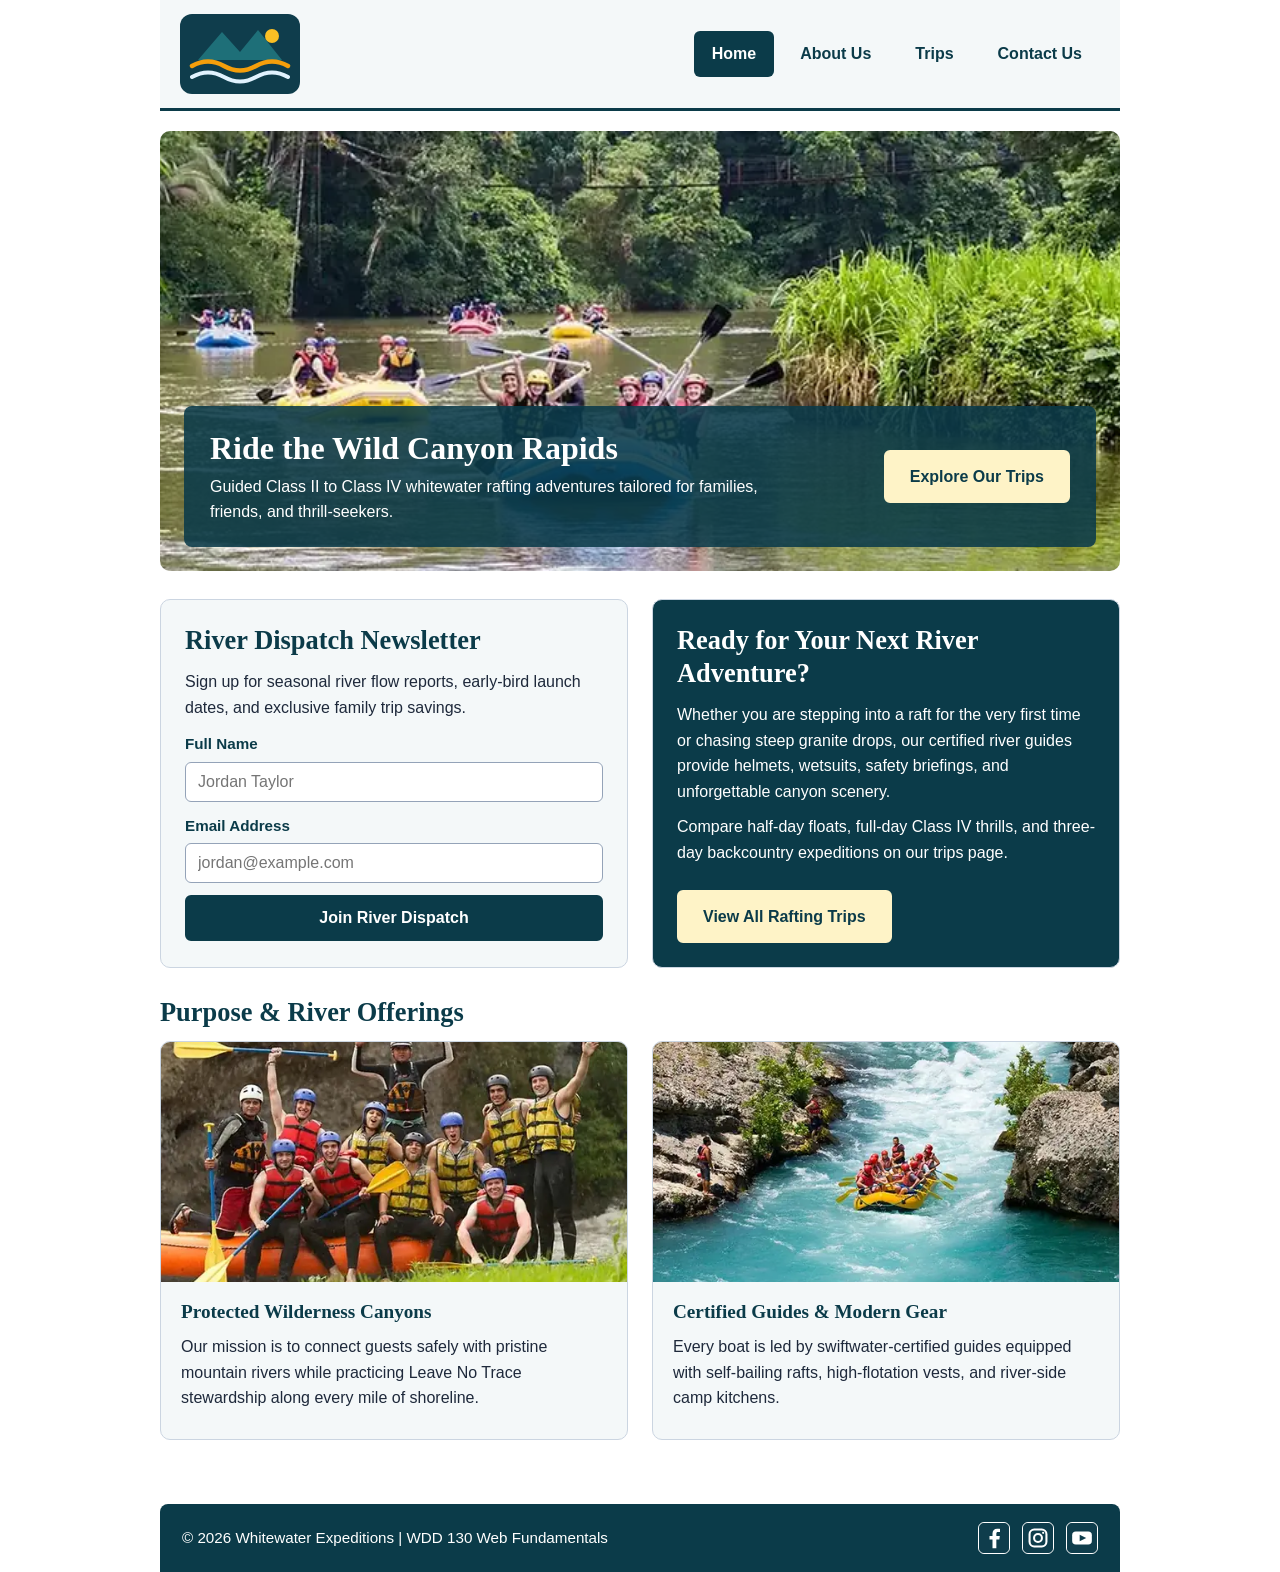
<file: index.html>
<!DOCTYPE html>
<html lang="en-US">
<head>
  <meta charset="utf-8">
  <meta name="viewport" content="width=device-width, initial-scale=1.0">
  <title>Home | Whitewater Expeditions</title>
  <meta name="description" content="Whitewater Expeditions offers guided river rafting trips, beginner canyon floats, and multi-day wilderness adventures.">
  <meta name="author" content="Whitewater Expeditions">
  <link rel="stylesheet" href="styles/rafting.css">
</head>
<body>
  <header>
    <a class="logo-link" href="index.html">
      <img src="images/logo.svg" alt="Whitewater Expeditions Logo" width="120" height="80">
    </a>
    <nav aria-label="Main Navigation">
      <a href="index.html" class="active">Home</a>
      <a href="about.html">About Us</a>
      <a href="trips.html">Trips</a>
      <a href="contact.html">Contact Us</a>
    </nav>
  </header>

  <main>
    <div class="hero">
      <img src="images/hero-rafting.webp" alt="Rafting crew paddling through sunlit canyon whitewater rapids" width="1024" height="540">
      <div class="hero-overlay">
        <div>
          <h1>Ride the Wild Canyon Rapids</h1>
          <p>Guided Class II to Class IV whitewater rafting adventures tailored for families, friends, and thrill-seekers.</p>
        </div>
        <a class="cta-button cta-button-light" href="trips.html">Explore Our Trips</a>
      </div>
    </div>

    <section class="home-split-band" aria-label="Newsletter and Trip Planning">
      <div class="panel-card">
        <h2>River Dispatch Newsletter</h2>
        <p>Sign up for seasonal river flow reports, early-bird launch dates, and exclusive family trip savings.</p>
        <form class="newsletter-form" action="#" method="get">
          <div class="form-field">
            <label for="newsletter-name">Full Name</label>
            <input type="text" id="newsletter-name" name="newsletter-name" placeholder="Jordan Taylor" required>
          </div>
          <div class="form-field">
            <label for="newsletter-email">Email Address</label>
            <input type="email" id="newsletter-email" name="newsletter-email" placeholder="jordan@example.com" required>
          </div>
          <button type="submit">Join River Dispatch</button>
        </form>
      </div>

      <div class="panel-card cta-panel">
        <div>
          <h2>Ready for Your Next River Adventure?</h2>
          <p>Whether you are stepping into a raft for the very first time or chasing steep granite drops, our certified river guides provide helmets, wetsuits, safety briefings, and unforgettable canyon scenery.</p>
          <p>Compare half-day floats, full-day Class IV thrills, and three-day backcountry expeditions on our trips page.</p>
        </div>
        <div>
          <a class="cta-button cta-button-light" href="trips.html">View All Rafting Trips</a>
        </div>
      </div>
    </section>

    <section aria-label="Our Purpose and Offerings">
      <h2>Purpose &amp; River Offerings</h2>
      <div class="home-grid">
        <article class="feature-card">
          <img src="images/river-canyon.webp" alt="Emerald mountain river flowing through a pine-lined canyon" width="700" height="480">
          <div class="feature-card-body">
            <h3>Protected Wilderness Canyons</h3>
            <p>Our mission is to connect guests safely with pristine mountain rivers while practicing Leave No Trace stewardship along every mile of shoreline.</p>
          </div>
        </article>
        <article class="feature-card">
          <img src="images/team-paddling.webp" alt="Certified guide leading a smiling rafting crew through splashing rapids" width="700" height="480">
          <div class="feature-card-body">
            <h3>Certified Guides &amp; Modern Gear</h3>
            <p>Every boat is led by swiftwater-certified guides equipped with self-bailing rafts, high-flotation vests, and river-side camp kitchens.</p>
          </div>
        </article>
      </div>
    </section>
  </main>

  <footer>
    <p>&copy; 2026 Whitewater Expeditions | WDD 130 Web Fundamentals</p>
    <nav class="socialmedia" aria-label="Social Media Links">
      <a href="https://facebook.com"><img src="images/icon-facebook.svg" alt="Facebook" width="32" height="32"></a>
      <a href="https://instagram.com"><img src="images/icon-instagram.svg" alt="Instagram" width="32" height="32"></a>
      <a href="https://youtube.com"><img src="images/icon-youtube.svg" alt="YouTube" width="32" height="32"></a>
    </nav>
  </footer>
</body>
</html>
</file>
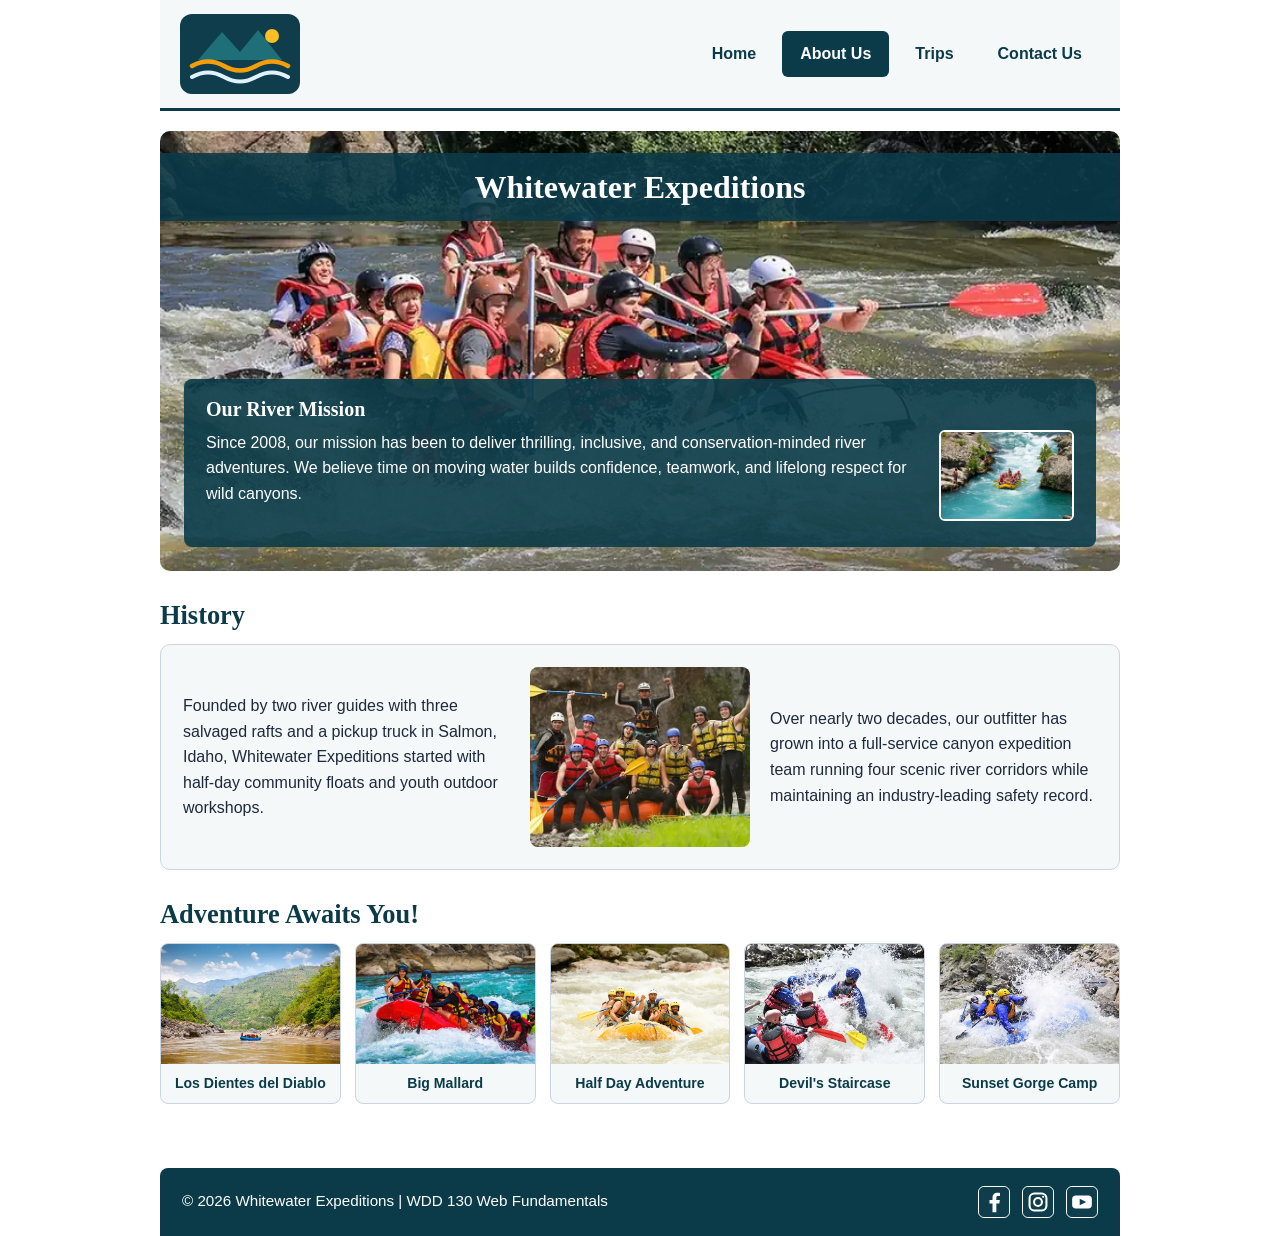
<file: about.html>
<!DOCTYPE html>
<html lang="en-US">
<head>
  <meta charset="utf-8">
  <meta name="viewport" content="width=device-width, initial-scale=1.0">
  <title>About Us | Whitewater Expeditions</title>
  <meta name="description" content="Learn about the history, safety mission, and river rapids offered by Whitewater Expeditions.">
  <meta name="author" content="Whitewater Expeditions">
  <link rel="stylesheet" href="styles/rafting.css">
</head>
<body>
  <header>
    <a class="logo-link" href="index.html">
      <img src="images/logo.svg" alt="Whitewater Expeditions Logo" width="120" height="80">
    </a>
    <nav aria-label="Main Navigation">
      <a href="index.html">Home</a>
      <a href="about.html" class="active">About Us</a>
      <a href="trips.html">Trips</a>
      <a href="contact.html">Contact Us</a>
    </nav>
  </header>

  <main>
    <div class="hero about-hero">
      <img src="images/about-hero.webp" alt="Rafting team navigating canyon whitewater waves" width="1024" height="540">
      <h1>Whitewater Expeditions</h1>
      <article>
        <h2>Our River Mission</h2>
        <img src="images/team-paddling.webp" alt="Smiling guests paddling together in whitewater" width="700" height="480">
        <p>Since 2008, our mission has been to deliver thrilling, inclusive, and conservation-minded river adventures. We believe time on moving water builds confidence, teamwork, and lifelong respect for wild canyons.</p>
      </article>
    </div>

    <section aria-label="Company History">
      <h2>History</h2>
      <div class="history-grid">
        <p>Founded by two river guides with three salvaged rafts and a pickup truck in Salmon, Idaho, Whitewater Expeditions started with half-day community floats and youth outdoor workshops.</p>
        <img src="images/river-canyon.webp" alt="Sunlit canyon river bend" width="700" height="480">
        <p>Over nearly two decades, our outfitter has grown into a full-service canyon expedition team running four scenic river corridors while maintaining an industry-leading safety record.</p>
      </div>
    </section>

    <section aria-label="Featured Rapids Gallery">
      <h2>Adventure Awaits You!</h2>
      <div class="adventure-gallery">
        <figure>
          <img src="images/rapid-devil.webp" alt="Raft dropping into Los Dientes del Diablo rapids" width="500" height="360">
          <figcaption>Los Dientes del Diablo</figcaption>
        </figure>
        <figure>
          <img src="images/rapid-big-mallard.webp" alt="Big Mallard rapid whitewater splash" width="500" height="360">
          <figcaption>Big Mallard</figcaption>
        </figure>
        <figure>
          <img src="images/rapid-half-day.webp" alt="Half day family adventure float" width="500" height="360">
          <figcaption>Half Day Adventure</figcaption>
        </figure>
        <figure>
          <img src="images/trip-intermediate.webp" alt="Class IV Devil's Staircase rapid" width="640" height="440">
          <figcaption>Devil's Staircase</figcaption>
        </figure>
        <figure>
          <img src="images/trip-expedition.webp" alt="Three-day Sunset Gorge river camp" width="640" height="440">
          <figcaption>Sunset Gorge Camp</figcaption>
        </figure>
      </div>
    </section>
  </main>

  <footer>
    <p>&copy; 2026 Whitewater Expeditions | WDD 130 Web Fundamentals</p>
    <nav class="socialmedia" aria-label="Social Media Links">
      <a href="https://facebook.com"><img src="images/icon-facebook.svg" alt="Facebook" width="32" height="32"></a>
      <a href="https://instagram.com"><img src="images/icon-instagram.svg" alt="Instagram" width="32" height="32"></a>
      <a href="https://youtube.com"><img src="images/icon-youtube.svg" alt="YouTube" width="32" height="32"></a>
    </nav>
  </footer>
</body>
</html>
</file>
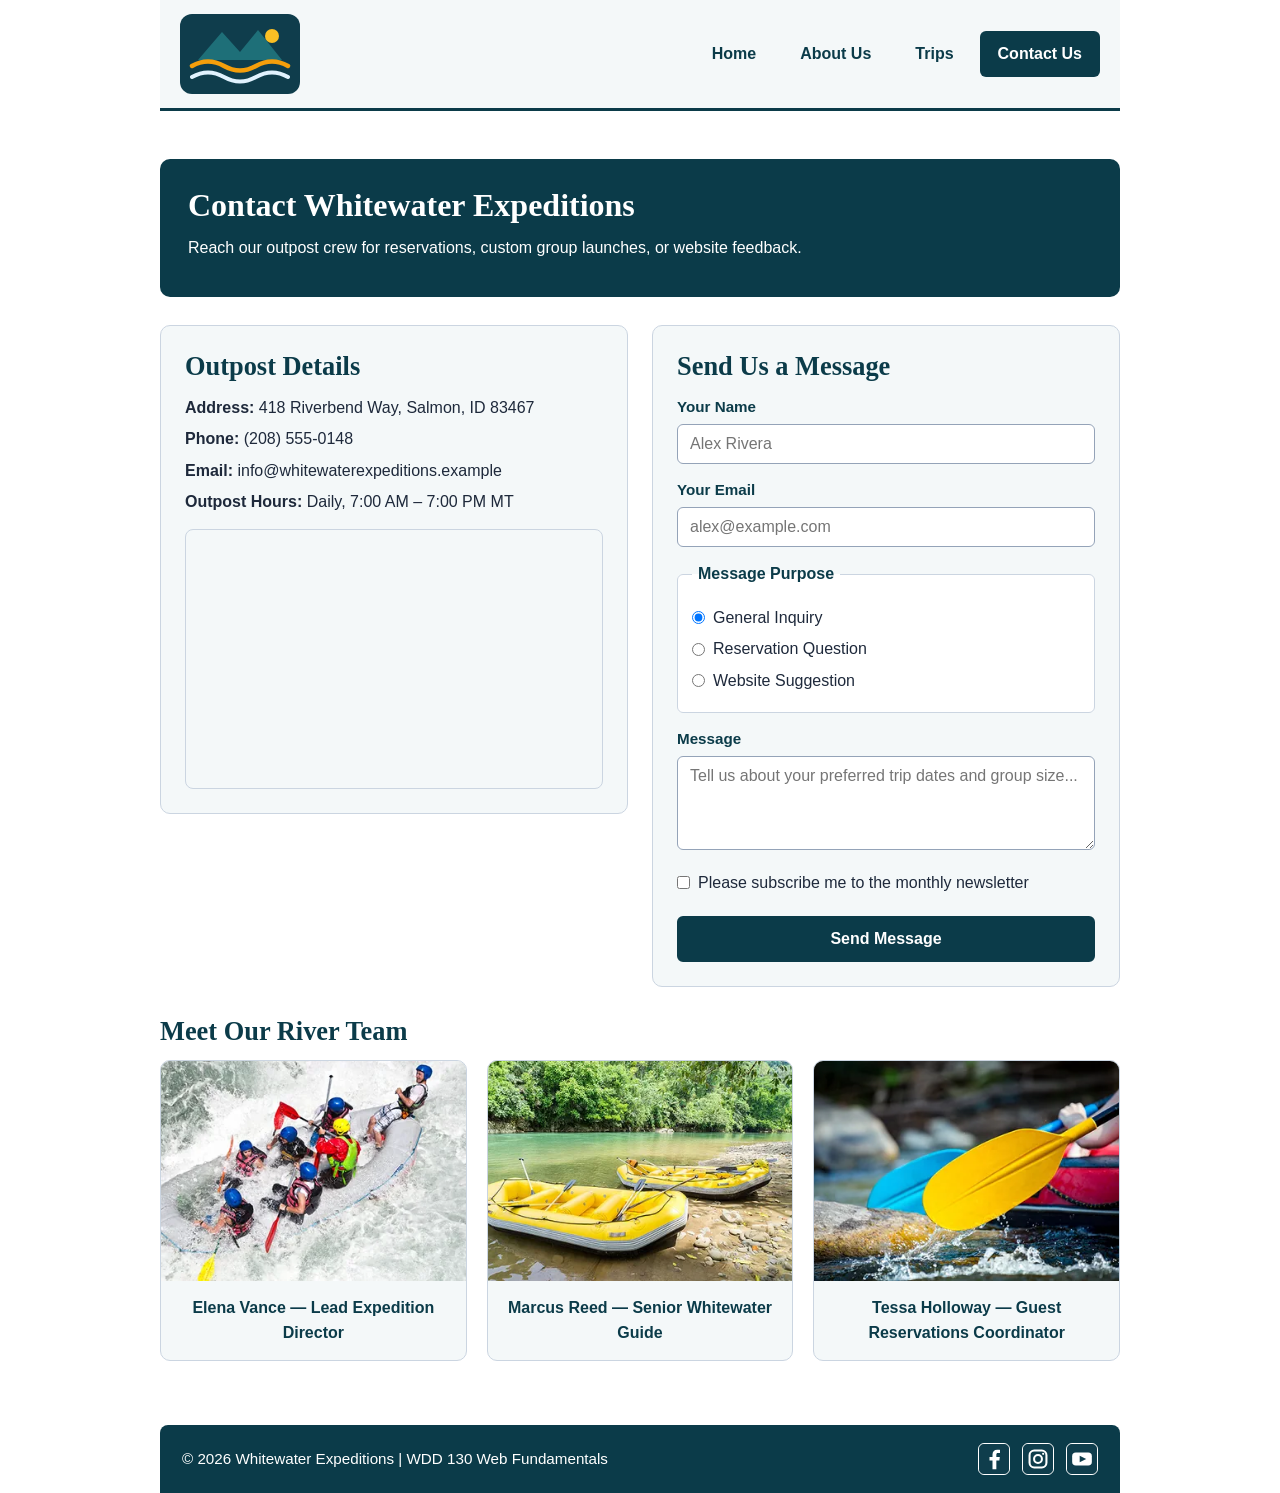
<file: contact.html>
<!DOCTYPE html>
<html lang="en-US">
<head>
  <meta charset="utf-8">
  <meta name="viewport" content="width=device-width, initial-scale=1.0">
  <title>Contact Us | Whitewater Expeditions</title>
  <meta name="description" content="Contact Whitewater Expeditions for trip reservations, group bookings, directions to our Salmon River outpost, and guide support.">
  <meta name="author" content="Whitewater Expeditions">
  <link rel="stylesheet" href="styles/rafting.css">
</head>
<body>
  <header>
    <a class="logo-link" href="index.html">
      <img src="images/logo.svg" alt="Whitewater Expeditions Logo" width="120" height="80">
    </a>
    <nav aria-label="Main Navigation">
      <a href="index.html">Home</a>
      <a href="about.html">About Us</a>
      <a href="trips.html">Trips</a>
      <a href="contact.html" class="active">Contact Us</a>
    </nav>
  </header>

  <main>
    <section class="page-banner">
      <div>
        <h1>Contact Whitewater Expeditions</h1>
        <p>Reach our outpost crew for reservations, custom group launches, or website feedback.</p>
      </div>
    </section>

    <section class="contact-layout" aria-label="Outpost Information and Message Form">
      <div class="panel-card contact-details">
        <h2>Outpost Details</h2>
        <p><strong>Address:</strong> 418 Riverbend Way, Salmon, ID 83467</p>
        <p><strong>Phone:</strong> (208) 555-0148</p>
        <p><strong>Email:</strong> info@whitewaterexpeditions.example</p>
        <p><strong>Outpost Hours:</strong> Daily, 7:00 AM &ndash; 7:00 PM MT</p>
        <iframe
          class="map-frame"
          title="Salmon Idaho River Outpost Map"
          src="https://www.google.com/maps?q=Salmon,+ID+83467&output=embed"
          loading="lazy"
          referrerpolicy="no-referrer-when-downgrade">
        </iframe>
      </div>

      <div class="panel-card">
        <h2>Send Us a Message</h2>
        <form class="contact-form" action="#" method="get">
          <div class="form-field">
            <label for="contact-name">Your Name</label>
            <input type="text" id="contact-name" name="contact-name" placeholder="Alex Rivera" required>
          </div>

          <div class="form-field">
            <label for="contact-email">Your Email</label>
            <input type="email" id="contact-email" name="contact-email" placeholder="alex@example.com" required>
          </div>

          <fieldset class="radio-group">
            <legend>Message Purpose</legend>
            <label class="radio-option" for="purpose-general">
              <input type="radio" id="purpose-general" name="message-purpose" value="general" checked>
              General Inquiry
            </label>
            <label class="radio-option" for="purpose-reservation">
              <input type="radio" id="purpose-reservation" name="message-purpose" value="reservation">
              Reservation Question
            </label>
            <label class="radio-option" for="purpose-website">
              <input type="radio" id="purpose-website" name="message-purpose" value="website">
              Website Suggestion
            </label>
          </fieldset>

          <div class="form-field">
            <label for="contact-message">Message</label>
            <textarea id="contact-message" name="contact-message" rows="4" placeholder="Tell us about your preferred trip dates and group size..." required></textarea>
          </div>

          <label class="checkbox-option" for="monthly-newsletter">
            <input type="checkbox" id="monthly-newsletter" name="monthly-newsletter" value="yes">
            Please subscribe me to the monthly newsletter
          </label>

          <button type="submit">Send Message</button>
        </form>
      </div>
    </section>

    <section aria-label="Meet Our River Team">
      <h2>Meet Our River Team</h2>
      <div class="team-grid">
        <figure class="team-card">
          <img src="images/guide-elena.webp" alt="Elena Vance, Lead Expedition Director" width="400" height="400">
          <figcaption>Elena Vance &mdash; Lead Expedition Director</figcaption>
        </figure>
        <figure class="team-card">
          <img src="images/guide-marcus.webp" alt="Marcus Reed, Senior Whitewater Guide" width="400" height="400">
          <figcaption>Marcus Reed &mdash; Senior Whitewater Guide</figcaption>
        </figure>
        <figure class="team-card">
          <img src="images/guide-tessa.webp" alt="Tessa Holloway, Guest Reservations Coordinator" width="400" height="400">
          <figcaption>Tessa Holloway &mdash; Guest Reservations Coordinator</figcaption>
        </figure>
      </div>
    </section>
  </main>

  <footer>
    <p>&copy; 2026 Whitewater Expeditions | WDD 130 Web Fundamentals</p>
    <nav class="socialmedia" aria-label="Social Media Links">
      <a href="https://facebook.com"><img src="images/icon-facebook.svg" alt="Facebook" width="32" height="32"></a>
      <a href="https://instagram.com"><img src="images/icon-instagram.svg" alt="Instagram" width="32" height="32"></a>
      <a href="https://youtube.com"><img src="images/icon-youtube.svg" alt="YouTube" width="32" height="32"></a>
    </nav>
  </footer>
</body>
</html>
</file>
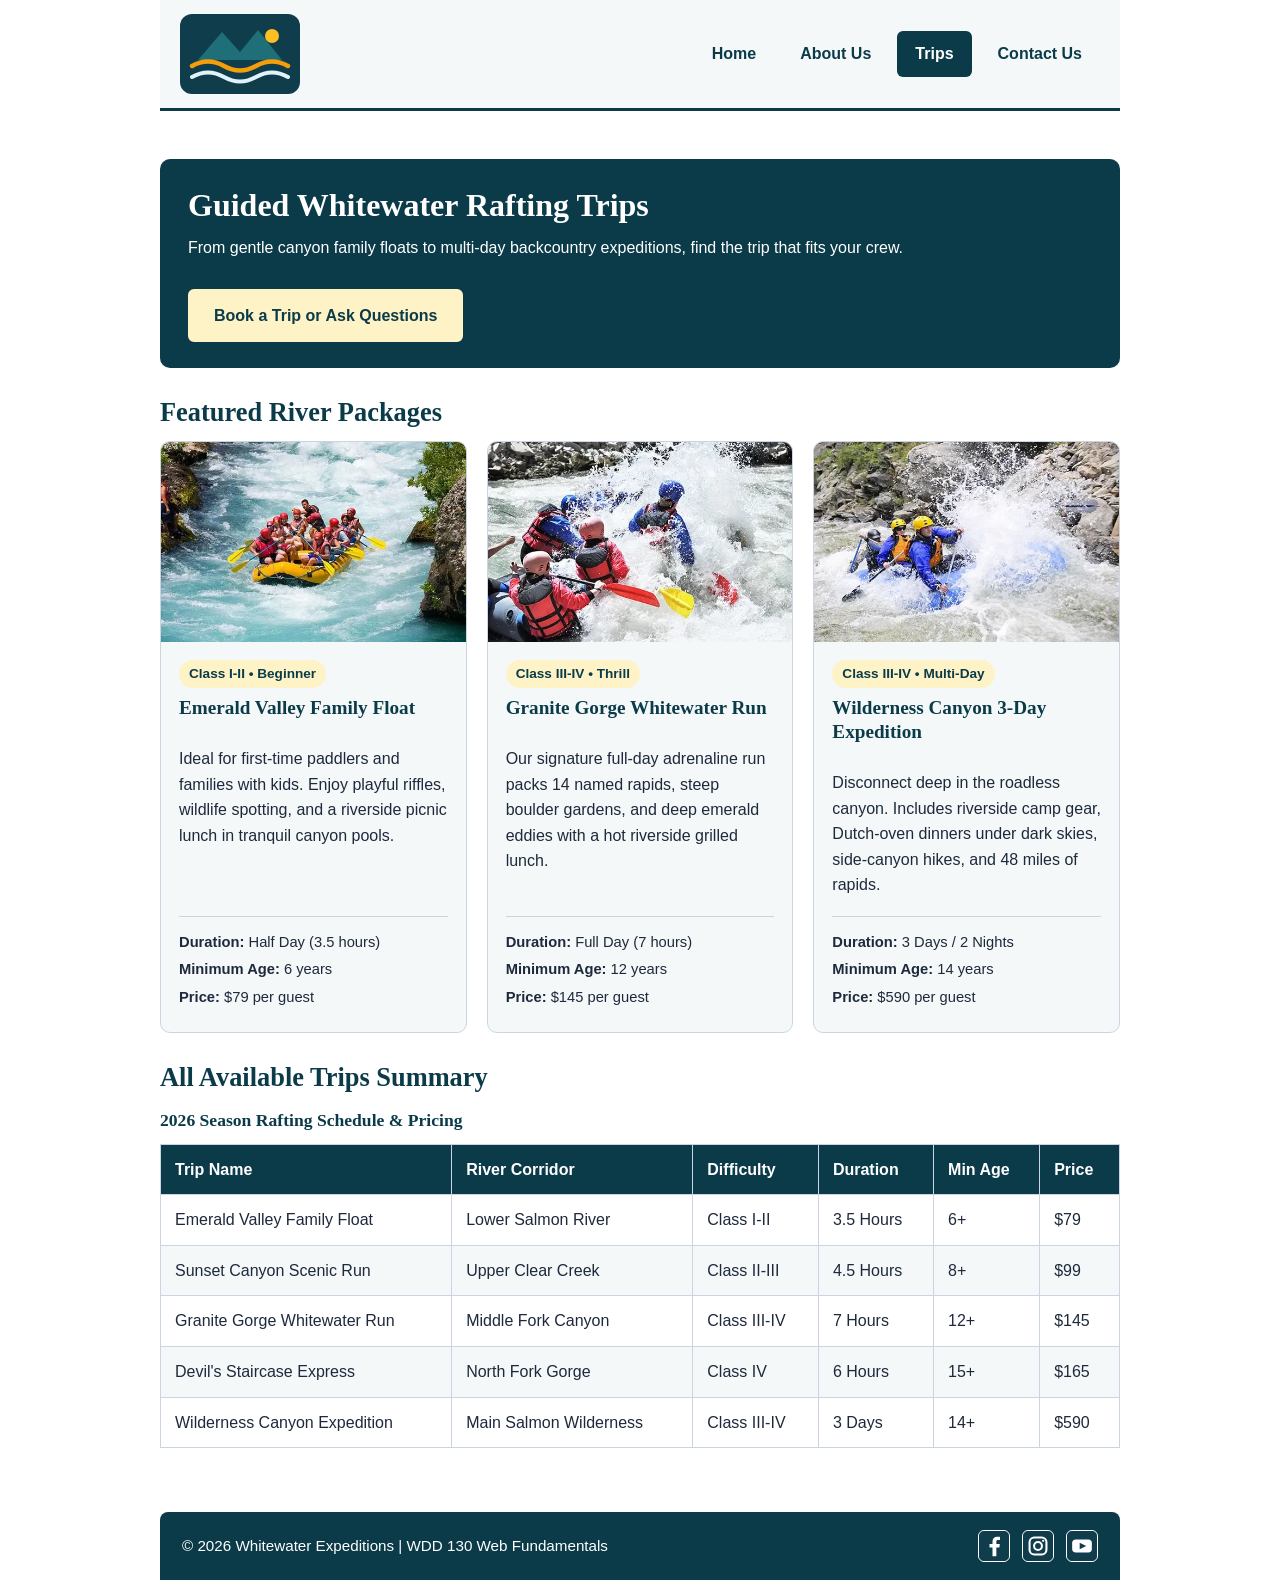
<file: trips.html>
<!DOCTYPE html>
<html lang="en-US">
<head>
  <meta charset="utf-8">
  <meta name="viewport" content="width=device-width, initial-scale=1.0">
  <title>Trips &amp; Adventures | Whitewater Expeditions</title>
  <meta name="description" content="Explore guided whitewater rafting packages, difficulty ratings, trip schedules, and group pricing at Whitewater Expeditions.">
  <meta name="author" content="Whitewater Expeditions">
  <link rel="stylesheet" href="styles/rafting.css">
</head>
<body>
  <header>
    <a class="logo-link" href="index.html">
      <img src="images/logo.svg" alt="Whitewater Expeditions Logo" width="120" height="80">
    </a>
    <nav aria-label="Main Navigation">
      <a href="index.html">Home</a>
      <a href="about.html">About Us</a>
      <a href="trips.html" class="active">Trips</a>
      <a href="contact.html">Contact Us</a>
    </nav>
  </header>

  <main>
    <section class="page-banner">
      <div>
        <h1>Guided Whitewater Rafting Trips</h1>
        <p>From gentle canyon family floats to multi-day backcountry expeditions, find the trip that fits your crew.</p>
      </div>
      <a class="cta-button cta-button-light" href="contact.html">Book a Trip or Ask Questions</a>
    </section>

    <section aria-label="Featured Rafting Packages">
      <h2>Featured River Packages</h2>
      <div class="trips-grid">
        <article class="trip-card">
          <img src="images/trip-beginner.webp" alt="Family rafting along calm turquoise canyon waters" width="640" height="440">
          <div class="trip-card-content">
            <span class="trip-badge">Class I-II &bull; Beginner</span>
            <h3>Emerald Valley Family Float</h3>
            <p>Ideal for first-time paddlers and families with kids. Enjoy playful riffles, wildlife spotting, and a riverside picnic lunch in tranquil canyon pools.</p>
            <ul class="trip-meta">
              <li><strong>Duration:</strong> Half Day (3.5 hours)</li>
              <li><strong>Minimum Age:</strong> 6 years</li>
              <li><strong>Price:</strong> $79 per guest</li>
            </ul>
          </div>
        </article>

        <article class="trip-card">
          <img src="images/trip-intermediate.webp" alt="Raft charging through foamy Class IV whitewater rapids" width="640" height="440">
          <div class="trip-card-content">
            <span class="trip-badge">Class III-IV &bull; Thrill</span>
            <h3>Granite Gorge Whitewater Run</h3>
            <p>Our signature full-day adrenaline run packs 14 named rapids, steep boulder gardens, and deep emerald eddies with a hot riverside grilled lunch.</p>
            <ul class="trip-meta">
              <li><strong>Duration:</strong> Full Day (7 hours)</li>
              <li><strong>Minimum Age:</strong> 12 years</li>
              <li><strong>Price:</strong> $145 per guest</li>
            </ul>
          </div>
        </article>

        <article class="trip-card">
          <img src="images/trip-expedition.webp" alt="Multi-day canyon river campsite with tents and rafts on sandy beach" width="640" height="440">
          <div class="trip-card-content">
            <span class="trip-badge">Class III-IV &bull; Multi-Day</span>
            <h3>Wilderness Canyon 3-Day Expedition</h3>
            <p>Disconnect deep in the roadless canyon. Includes riverside camp gear, Dutch-oven dinners under dark skies, side-canyon hikes, and 48 miles of rapids.</p>
            <ul class="trip-meta">
              <li><strong>Duration:</strong> 3 Days / 2 Nights</li>
              <li><strong>Minimum Age:</strong> 14 years</li>
              <li><strong>Price:</strong> $590 per guest</li>
            </ul>
          </div>
        </article>
      </div>
    </section>

    <section aria-label="Trip Comparison Table">
      <h2>All Available Trips Summary</h2>
      <div class="table-wrapper">
        <table class="trips-table">
          <caption>2026 Season Rafting Schedule &amp; Pricing</caption>
          <thead>
            <tr>
              <th scope="col">Trip Name</th>
              <th scope="col">River Corridor</th>
              <th scope="col">Difficulty</th>
              <th scope="col">Duration</th>
              <th scope="col">Min Age</th>
              <th scope="col">Price</th>
            </tr>
          </thead>
          <tbody>
            <tr>
              <td>Emerald Valley Family Float</td>
              <td>Lower Salmon River</td>
              <td>Class I-II</td>
              <td>3.5 Hours</td>
              <td>6+</td>
              <td>$79</td>
            </tr>
            <tr>
              <td>Sunset Canyon Scenic Run</td>
              <td>Upper Clear Creek</td>
              <td>Class II-III</td>
              <td>4.5 Hours</td>
              <td>8+</td>
              <td>$99</td>
            </tr>
            <tr>
              <td>Granite Gorge Whitewater Run</td>
              <td>Middle Fork Canyon</td>
              <td>Class III-IV</td>
              <td>7 Hours</td>
              <td>12+</td>
              <td>$145</td>
            </tr>
            <tr>
              <td>Devil's Staircase Express</td>
              <td>North Fork Gorge</td>
              <td>Class IV</td>
              <td>6 Hours</td>
              <td>15+</td>
              <td>$165</td>
            </tr>
            <tr>
              <td>Wilderness Canyon Expedition</td>
              <td>Main Salmon Wilderness</td>
              <td>Class III-IV</td>
              <td>3 Days</td>
              <td>14+</td>
              <td>$590</td>
            </tr>
          </tbody>
        </table>
      </div>
    </section>
  </main>

  <footer>
    <p>&copy; 2026 Whitewater Expeditions | WDD 130 Web Fundamentals</p>
    <nav class="socialmedia" aria-label="Social Media Links">
      <a href="https://facebook.com"><img src="images/icon-facebook.svg" alt="Facebook" width="32" height="32"></a>
      <a href="https://instagram.com"><img src="images/icon-instagram.svg" alt="Instagram" width="32" height="32"></a>
      <a href="https://youtube.com"><img src="images/icon-youtube.svg" alt="YouTube" width="32" height="32"></a>
    </nav>
  </footer>
</body>
</html>
</file>
<file: styles/rafting.css>
:root {
  --primary-color: #0b3b49;
  --secondary-color: #155e63;
  --accent1-color: #1e293b;
  --accent2-color: #fef3c7;
  --surface-color: #f4f8f9;
  --white: #ffffff;
  --border-color: #cbd5e1;
  --heading-font: Georgia, "Times New Roman", serif;
  --body-font: "Segoe UI", Tahoma, Geneva, Verdana, sans-serif;
}

* {
  margin: 0;
  padding: 0;
  box-sizing: border-box;
}

body {
  font-family: var(--body-font);
  color: var(--accent1-color);
  background-color: var(--white);
  line-height: 1.6;
}

header,
main,
footer {
  max-width: 960px;
  width: 94%;
  margin: 0 auto;
}

h1,
h2,
h3 {
  font-family: var(--heading-font);
  color: var(--primary-color);
  line-height: 1.25;
}

h2 {
  font-size: 1.65rem;
  margin-bottom: 12px;
}

h3 {
  font-size: 1.2rem;
  margin-bottom: 8px;
}

p {
  margin: 10px 0;
}

/* Common Header & Navigation */
header {
  display: grid;
  grid-template-columns: 140px 1fr;
  align-items: center;
  gap: 20px;
  padding: 14px 20px;
  background-color: var(--surface-color);
  border-bottom: 3px solid var(--primary-color);
}

header .logo-link {
  display: inline-block;
  line-height: 0;
}

header img {
  width: 120px;
  height: auto;
  display: block;
}

header nav {
  display: flex;
  justify-content: flex-end;
  align-items: center;
  flex-wrap: wrap;
  gap: 8px;
}

header nav a {
  text-decoration: none;
  color: var(--primary-color);
  font-weight: 700;
  padding: 10px 18px;
  border-radius: 6px;
  transition: background-color 0.2s ease, color 0.2s ease;
}

header nav a:hover,
header nav a:focus-visible,
header nav a.active {
  background-color: var(--primary-color);
  color: var(--white);
}

main {
  padding: 20px 0 36px 0;
}

section {
  margin: 28px 0;
}

/* Hero Sections (Home & About) */
.hero {
  position: relative;
  border-radius: 10px;
  overflow: hidden;
  margin-bottom: 28px;
}

.hero > img {
  display: block;
  width: 100%;
  height: 440px;
  object-fit: cover;
}

.hero-overlay {
  position: absolute;
  inset: auto 24px 24px 24px;
  background-color: rgba(11, 59, 73, 0.88);
  color: var(--white);
  padding: 22px 26px;
  border-radius: 8px;
  display: flex;
  flex-wrap: wrap;
  justify-content: space-between;
  align-items: center;
  gap: 16px;
}

.hero-overlay h1 {
  color: var(--white);
  font-size: 2rem;
  margin: 0 0 6px 0;
}

.hero-overlay p {
  margin: 0;
  color: var(--white);
  max-width: 560px;
}

.about-hero h1 {
  position: absolute;
  top: 22px;
  left: 0;
  right: 0;
  text-align: center;
  padding: 14px 20px;
  background-color: rgba(11, 59, 73, 0.88);
  color: var(--white);
  font-size: 2rem;
}

.about-hero article {
  position: absolute;
  left: 24px;
  right: 24px;
  bottom: 24px;
  background-color: rgba(11, 59, 73, 0.9);
  color: var(--white);
  padding: 18px 22px;
  border-radius: 8px;
}

.about-hero article p {
  margin: 0;
  color: var(--white);
}

.about-hero article h2 {
  color: var(--white);
  font-size: 1.25rem;
  margin-bottom: 8px;
}

.about-hero article img {
  float: right;
  width: 135px;
  height: auto;
  margin: 0 0 8px 16px;
  border-radius: 6px;
  border: 2px solid var(--white);
}

/* Buttons & CTAs */
.cta-button,
button[type="submit"] {
  display: inline-block;
  background-color: var(--primary-color);
  color: var(--white);
  text-decoration: none;
  font-family: var(--body-font);
  font-weight: 700;
  font-size: 1rem;
  padding: 12px 24px;
  border: 2px solid var(--primary-color);
  border-radius: 6px;
  cursor: pointer;
  transition: background-color 0.2s ease, border-color 0.2s ease;
}

.cta-button-light {
  background-color: var(--accent2-color);
  color: var(--primary-color);
  border-color: var(--accent2-color);
}

.cta-button:hover,
.cta-button:focus-visible,
button[type="submit"]:hover,
button[type="submit"]:focus-visible {
  background-color: var(--secondary-color);
  border-color: var(--secondary-color);
  color: var(--white);
}

.cta-button-light:hover,
.cta-button-light:focus-visible {
  background-color: var(--white);
  border-color: var(--white);
  color: var(--primary-color);
}

/* Home Page Grids */
.home-split-band {
  display: grid;
  grid-template-columns: 1fr 1fr;
  gap: 24px;
  align-items: stretch;
}

.panel-card {
  background-color: var(--surface-color);
  border: 1px solid var(--border-color);
  border-radius: 10px;
  padding: 24px;
}

.cta-panel {
  display: flex;
  flex-direction: column;
  justify-content: space-between;
  gap: 14px;
  background-color: var(--primary-color);
  color: var(--white);
}

.cta-panel h2,
.cta-panel p {
  color: var(--white);
}

.newsletter-form {
  display: grid;
  gap: 12px;
  margin-top: 12px;
}

.form-field {
  display: flex;
  flex-direction: column;
  gap: 5px;
}

.form-field label {
  font-weight: 700;
  font-size: 0.95rem;
  color: var(--primary-color);
}

.form-field input,
.form-field textarea {
  width: 100%;
  padding: 10px 12px;
  border: 1px solid #94a3b8;
  border-radius: 6px;
  font-family: var(--body-font);
  font-size: 1rem;
  color: var(--accent1-color);
  background-color: var(--white);
}

.home-grid {
  display: grid;
  grid-template-columns: repeat(2, 1fr);
  gap: 24px;
}

.feature-card {
  background-color: var(--surface-color);
  border: 1px solid var(--border-color);
  border-radius: 10px;
  overflow: hidden;
  display: flex;
  flex-direction: column;
}

.feature-card img {
  width: 100%;
  height: 240px;
  object-fit: cover;
  display: block;
}

.feature-card-body {
  padding: 18px 20px;
}

/* About Us Sections */
.history-grid {
  display: grid;
  grid-template-columns: 1fr 220px 1fr;
  gap: 20px;
  align-items: center;
  background-color: var(--surface-color);
  padding: 22px;
  border-radius: 10px;
  border: 1px solid var(--border-color);
}

.history-grid img {
  width: 100%;
  height: 180px;
  object-fit: cover;
  border-radius: 8px;
  display: block;
}

.adventure-gallery {
  display: grid;
  grid-template-columns: repeat(5, 1fr);
  gap: 14px;
}

.adventure-gallery figure {
  background-color: var(--surface-color);
  border: 1px solid var(--border-color);
  border-radius: 8px;
  overflow: hidden;
  text-align: center;
}

.adventure-gallery img {
  width: 100%;
  height: 120px;
  object-fit: cover;
  display: block;
}

.adventure-gallery figcaption {
  padding: 8px 6px;
  font-size: 0.88rem;
  font-weight: 700;
  color: var(--primary-color);
}

/* Trips Page */
.page-banner {
  background-color: var(--primary-color);
  color: var(--white);
  padding: 26px 28px;
  border-radius: 10px;
  display: flex;
  flex-wrap: wrap;
  justify-content: space-between;
  align-items: center;
  gap: 18px;
  margin-bottom: 28px;
}

.page-banner h1,
.page-banner p {
  color: var(--white);
}

.page-banner h1 {
  font-size: 2rem;
  margin-bottom: 6px;
}

.trips-grid {
  display: grid;
  grid-template-columns: repeat(3, 1fr);
  gap: 20px;
}

.trip-card {
  background-color: var(--surface-color);
  border: 1px solid var(--border-color);
  border-radius: 10px;
  overflow: hidden;
  display: flex;
  flex-direction: column;
}

.trip-card img {
  width: 100%;
  height: 200px;
  object-fit: cover;
  display: block;
}

.trip-card-content {
  padding: 18px;
  display: flex;
  flex-direction: column;
  gap: 8px;
  flex: 1;
}

.trip-badge {
  display: inline-block;
  align-self: flex-start;
  background-color: var(--accent2-color);
  color: var(--primary-color);
  font-weight: 700;
  font-size: 0.85rem;
  padding: 3px 10px;
  border-radius: 999px;
}

.trip-meta {
  list-style: none;
  margin-top: auto;
  padding-top: 10px;
  border-top: 1px solid var(--border-color);
  font-size: 0.92rem;
}

.trip-meta li {
  margin: 4px 0;
}

.table-wrapper {
  overflow-x: auto;
}

.trips-table {
  width: 100%;
  border-collapse: collapse;
  background-color: var(--white);
  border: 1px solid var(--border-color);
}

.trips-table caption {
  font-family: var(--heading-font);
  font-weight: 700;
  font-size: 1.1rem;
  color: var(--primary-color);
  text-align: left;
  margin-bottom: 10px;
}

.trips-table th,
.trips-table td {
  padding: 12px 14px;
  border: 1px solid var(--border-color);
  text-align: left;
}

.trips-table thead th {
  background-color: var(--primary-color);
  color: var(--white);
}

.trips-table tbody tr:nth-child(even) {
  background-color: var(--surface-color);
}

/* Contact Page */
.contact-layout {
  display: grid;
  grid-template-columns: 1fr 1fr;
  gap: 24px;
  align-items: start;
}

.contact-details p {
  margin: 6px 0;
}

.map-frame {
  width: 100%;
  height: 260px;
  border: 1px solid var(--border-color);
  border-radius: 8px;
  margin-top: 14px;
  display: block;
}

.contact-form {
  display: grid;
  gap: 14px;
}

.radio-group {
  border: 1px solid var(--border-color);
  border-radius: 6px;
  padding: 12px 14px;
  background-color: var(--white);
}

.radio-group legend {
  font-weight: 700;
  color: var(--primary-color);
  padding: 0 6px;
}

.radio-option,
.checkbox-option {
  display: flex;
  align-items: center;
  gap: 8px;
  margin: 6px 0;
  font-weight: 500;
}

.team-grid {
  display: grid;
  grid-template-columns: repeat(3, 1fr);
  gap: 20px;
}

.team-card {
  background-color: var(--surface-color);
  border: 1px solid var(--border-color);
  border-radius: 10px;
  overflow: hidden;
  text-align: center;
}

.team-card img {
  width: 100%;
  height: 220px;
  object-fit: cover;
  display: block;
}

.team-card figcaption {
  padding: 14px 12px;
  font-weight: 700;
  color: var(--primary-color);
}

/* Common Footer */
footer {
  display: grid;
  grid-template-columns: 1fr auto;
  align-items: center;
  gap: 16px;
  padding: 18px 22px;
  background-color: var(--primary-color);
  color: var(--white);
  border-radius: 8px 8px 0 0;
}

footer p {
  margin: 0;
  color: var(--white);
  font-size: 0.95rem;
}

.socialmedia {
  display: flex;
  align-items: center;
  gap: 12px;
}

.socialmedia a {
  text-decoration: none;
  display: inline-block;
  line-height: 0;
}

.socialmedia img {
  width: 32px;
  height: 32px;
  display: block;
  border: 1px solid var(--white);
  border-radius: 6px;
}

@media (max-width: 780px) {
  header {
    grid-template-columns: 1fr;
    justify-items: center;
  }

  header nav {
    justify-content: center;
  }

  .home-split-band,
  .home-grid,
  .history-grid,
  .trips-grid,
  .contact-layout,
  .team-grid {
    grid-template-columns: 1fr;
  }

  .adventure-gallery {
    grid-template-columns: repeat(2, 1fr);
  }

  footer {
    grid-template-columns: 1fr;
    justify-items: center;
    text-align: center;
  }
}
</file>
